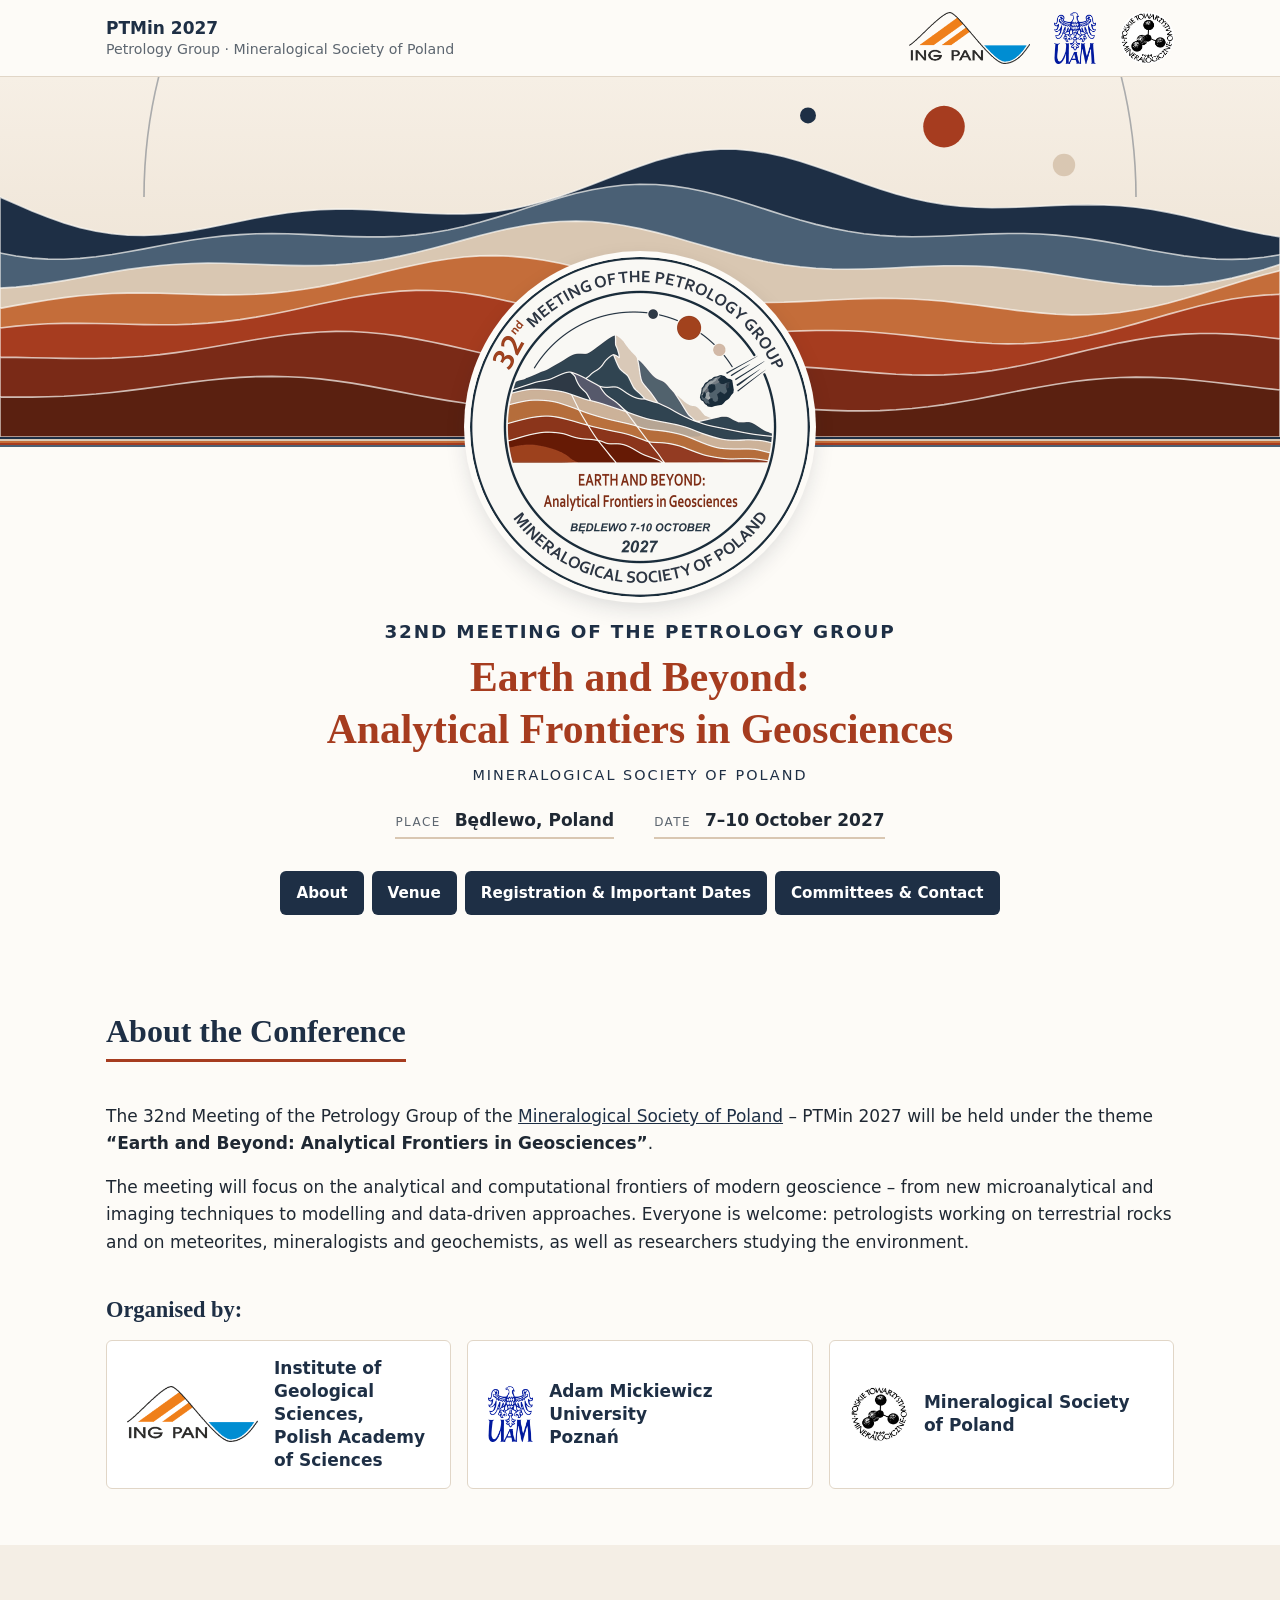
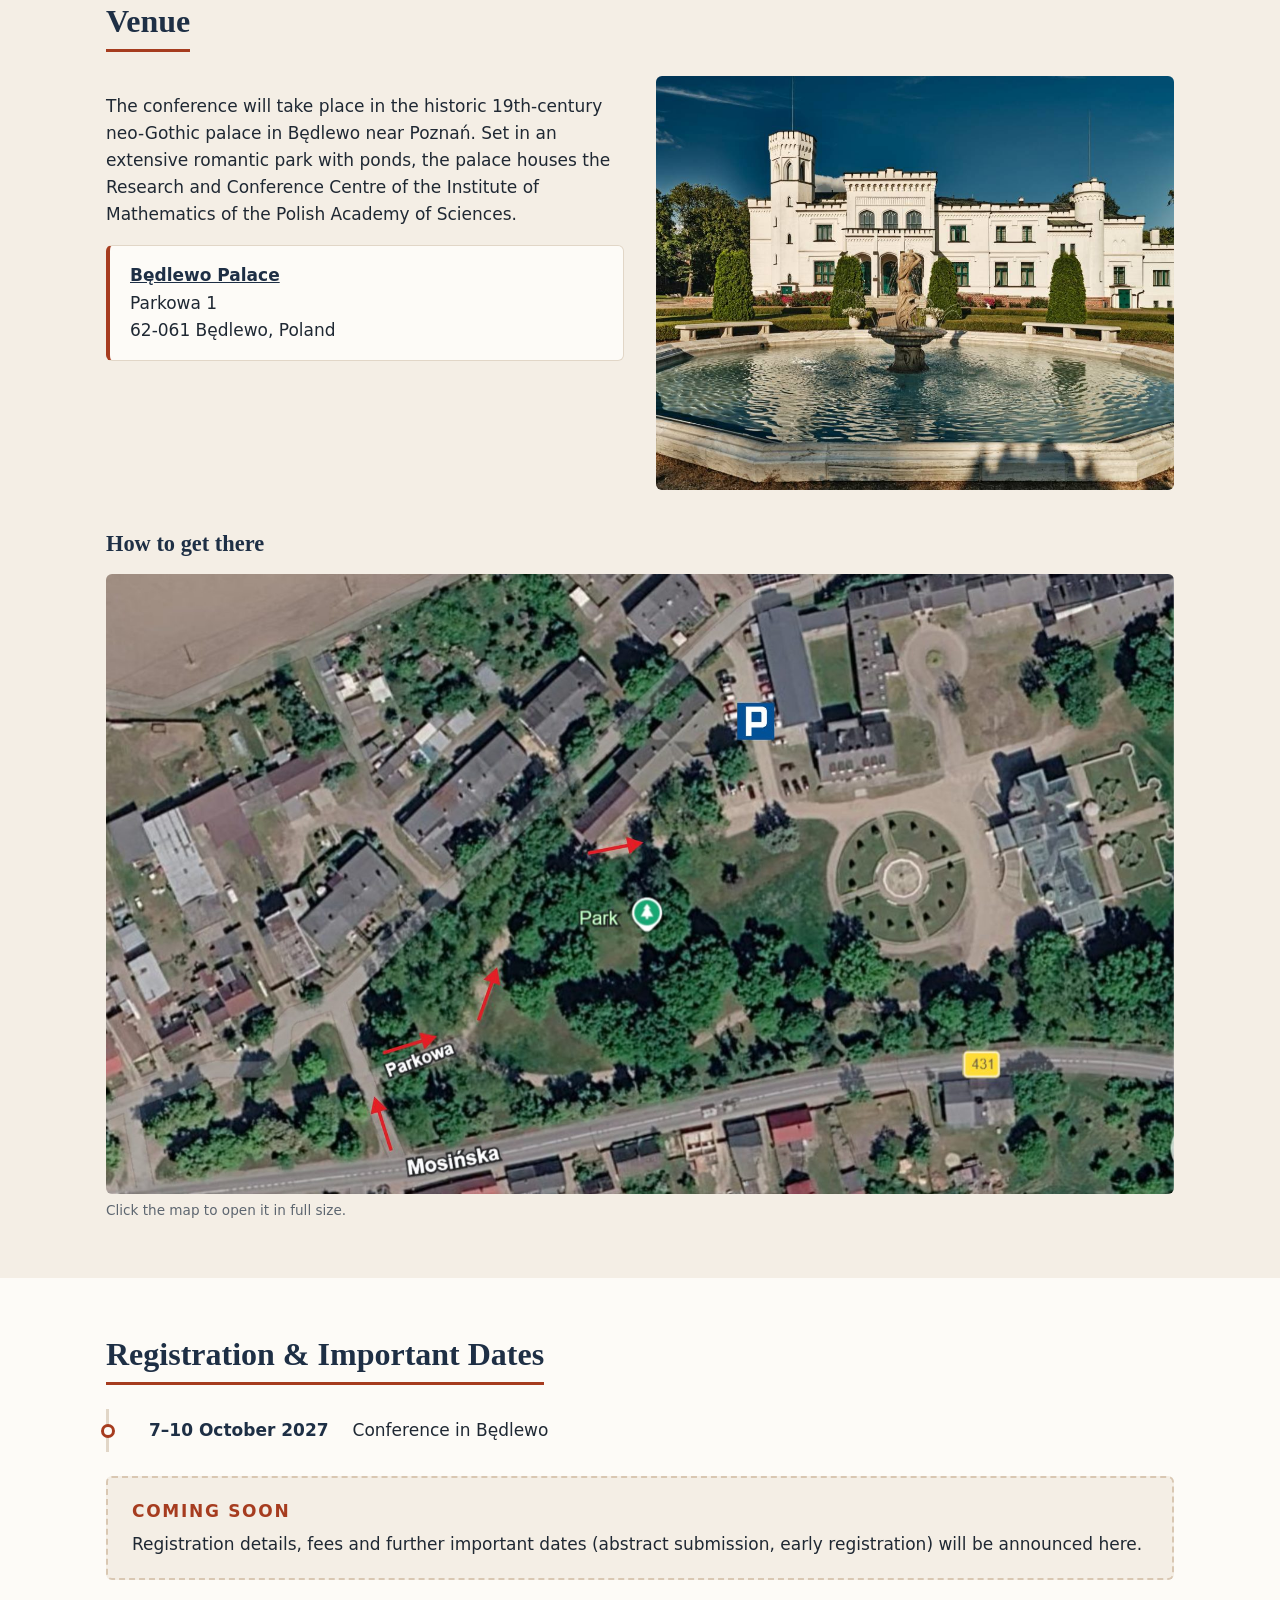
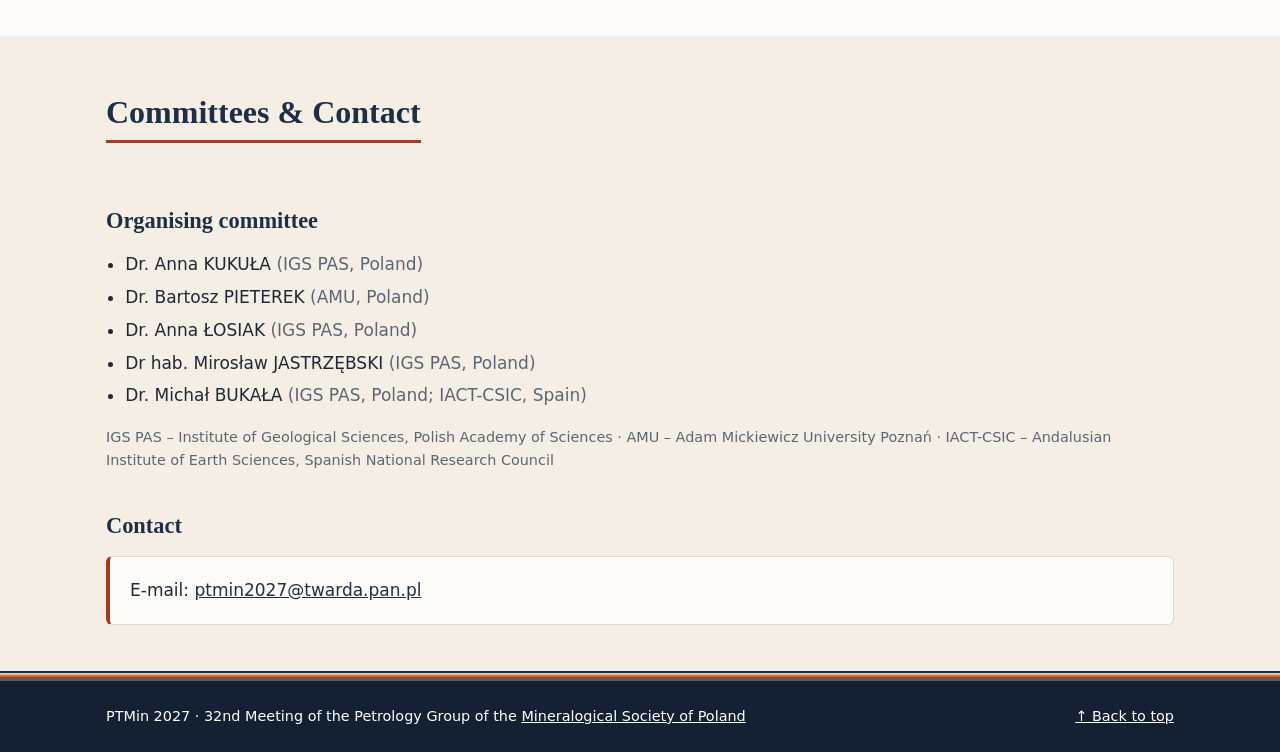
<file: index.html>
<!doctype html>
<html lang="en">
<head>
  <meta charset="utf-8">
  <meta name="viewport" content="width=device-width, initial-scale=1">
  <title>PTMin 2027 – Earth and Beyond: Analytical Frontiers in Geosciences</title>
  <meta name="description" content="32nd Meeting of the Petrology Group of the Mineralogical Society of Poland – Earth and Beyond: Analytical Frontiers in Geosciences. Będlewo, Poland, 7–10 October 2027.">
  <link rel="icon" href="img/favicon.png">
  <link rel="stylesheet" href="css/style.css">
</head>
<body id="top">

  <a class="skip-link" href="#main-content">Skip to main content</a>

  <!-- ===== Nagłówek: nazwa + logotypy organizatorów ===== -->
  <header class="site-header">
    <div class="container site-header__inner">
      <div class="host">
        <span class="host__name"><a href="#top">PTMin 2027</a><br><small>Petrology Group · <a href="https://www.ptmin.pl/indeks.html" target="_blank" rel="noopener">Mineralogical Society of Poland</a></small></span>
      </div>
      <div class="header-logos">
        <!-- GRAFIKA: logotypy organizatorów w nagłówku -->
        <a href="https://www.ing.pan.pl/en/" target="_blank" rel="noopener"><img src="img/logo-ing-pan.png" alt="Institute of Geological Sciences, Polish Academy of Sciences" width="468" height="200"></a>
        <a href="https://amu.edu.pl/en" target="_blank" rel="noopener"><img src="img/logo-uam.png" alt="Adam Mickiewicz University Poznań" width="160" height="200"></a>
        <a href="https://www.ptmin.pl/indeks.html" target="_blank" rel="noopener"><img src="img/logo-ptmin.png" alt="Mineralogical Society of Poland (PTMin)" width="208" height="200"></a>
      </div>
    </div>
  </header>

  <!-- ===== Baner ===== -->
  <div class="banner">
    <!-- GRAFIKA: baner (obecnie dekoracyjne „warstwy skalne”; można zastąpić zdjęciem 1600 × 450) -->
    <img src="img/banner.svg" alt="" width="1600" height="450">
  </div>

  <main id="main-content">

    <div class="container hero">
      <!-- GRAFIKA: logo konferencji -->
      <img class="hero__logo" src="img/logo-conference.png" alt="Logo: 32nd Meeting of the Petrology Group – Earth and Beyond: Analytical Frontiers in Geosciences – Mineralogical Society of Poland" width="640" height="640">
      <p class="hero__kicker">32nd Meeting of the Petrology Group</p>
      <h1 class="page-title">Earth and Beyond:<br>Analytical Frontiers in Geosciences</h1>
      <p class="hero__tagline"><a href="https://www.ptmin.pl/indeks.html" target="_blank" rel="noopener">Mineralogical Society of Poland</a></p>
      <p class="hero__meta">
        <span class="hero__meta-item"><span class="hero__meta-label">Place</span> Będlewo, Poland</span>
        <span class="hero__meta-item"><span class="hero__meta-label">Date</span> 7–10 October 2027</span>
      </p>

      <!-- ===== Nawigacja do sekcji ===== -->
      <nav class="section-nav" aria-label="Sections">
        <a href="#about">About</a>
        <a href="#venue">Venue</a>
        <a href="#registration">Registration &amp; Important Dates</a>
        <a href="#committees">Committees &amp; Contact</a>
      </nav>
    </div>

    <!-- ===================== ABOUT ===================== -->
    <section id="about" class="section">
      <div class="container">
        <h2>About the Conference</h2>
        <p>The 32nd Meeting of the Petrology Group of the <a href="https://www.ptmin.pl/indeks.html" target="_blank" rel="noopener">Mineralogical Society of Poland</a> – PTMin 2027 will be held under the theme <strong>“Earth and Beyond: Analytical Frontiers in Geosciences”</strong>.</p>
        <p>The meeting will focus on the analytical and computational frontiers of modern geoscience – from new microanalytical and imaging techniques to modelling and data-driven approaches. Everyone is welcome: petrologists working on terrestrial rocks and on meteorites, mineralogists and geochemists, as well as researchers studying the environment.</p>

        <h3>Organised by:</h3>
        <div class="organisers">
          <a class="organiser" href="https://www.ing.pan.pl/en/" target="_blank" rel="noopener">
            <!-- GRAFIKA: logo organizatora 1 -->
            <img src="img/logo-ing-pan.png" alt="" width="468" height="200">
            <span>Institute of Geological Sciences,<br>Polish Academy of Sciences</span>
          </a>
          <a class="organiser" href="https://amu.edu.pl/en" target="_blank" rel="noopener">
            <!-- GRAFIKA: logo organizatora 2 -->
            <img src="img/logo-uam.png" alt="" width="160" height="200">
            <span>Adam Mickiewicz University<br>Poznań</span>
          </a>
          <a class="organiser" href="https://www.ptmin.pl/indeks.html" target="_blank" rel="noopener">
            <!-- GRAFIKA: logo PTMin -->
            <img src="img/logo-ptmin.png" alt="" width="208" height="200">
            <span>Mineralogical Society<br>of Poland</span>
          </a>
        </div>
      </div>
    </section>

    <!-- ===================== VENUE ===================== -->
    <section id="venue" class="section section--alt">
      <div class="container">
        <h2>Venue</h2>
        <div class="two-col">
          <div>
            <p>The conference will take place in the historic 19th-century neo-Gothic palace in Będlewo near Poznań. Set in an extensive romantic park with ponds, the palace houses the Research and Conference Centre of the Institute of Mathematics of the Polish Academy of Sciences.</p>
            <address class="address-card">
              <strong><a href="https://www.palacbedlewo.pl/en" target="_blank" rel="noopener">Będlewo Palace</a></strong><br>
              Parkowa 1<br>
              62-061 Będlewo, Poland
            </address>
          </div>
          <div>
            <!-- GRAFIKA: zdjęcie miejsca konferencji -->
            <img class="rounded" src="img/palace_1.jpg" alt="Będlewo Palace with the marble fountain" width="1000" height="800">
          </div>
        </div>
        <!-- GRAFIKA: mapa dojazdu -->
        <h3>How to get there</h3>
        <a class="map-link" href="img/map-palac-wjazd.jpg" target="_blank" rel="noopener"><img class="rounded map" src="img/map-palac-wjazd.jpg" alt="Aerial map of Będlewo showing the way from Mosińska street (road 431) via Parkowa street into the palace park, and the parking area next to the palace" width="1800" height="1045"></a>
        <p class="map-hint">Click the map to open it in full size.</p>
      </div>
    </section>

    <!-- ===================== REGISTRATION ===================== -->
    <section id="registration" class="section">
      <div class="container">
        <h2>Registration &amp; Important Dates</h2>

        <ol class="timeline">
          <li><span class="timeline__date">7–10 October 2027</span><span class="timeline__label">Conference in Będlewo</span></li>
        </ol>

        <div class="coming-soon">
          <p class="coming-soon__title">Coming soon</p>
          <p>Registration details, fees and further important dates (abstract submission, early registration) will be announced here.</p>
        </div>
      </div>
    </section>

    <!-- ===================== COMMITTEES & CONTACT ===================== -->
    <section id="committees" class="section section--alt">
      <div class="container">
        <h2>Committees &amp; Contact</h2>

        <h3>Organising committee</h3>
        <ul class="list people">
          <li>Dr. Anna KUKUŁA <span>(IGS PAS, Poland)</span></li>
          <li>Dr. Bartosz PIETEREK <span>(AMU, Poland)</span></li>
          <li>Dr. Anna ŁOSIAK <span>(IGS PAS, Poland)</span></li>
          <li>Dr hab. Mirosław JASTRZĘBSKI <span>(IGS PAS, Poland)</span></li>
          <li>Dr. Michał BUKAŁA <span>(IGS PAS, Poland; IACT-CSIC, Spain)</span></li>
        </ul>
        <p class="note">IGS PAS – Institute of Geological Sciences, Polish Academy of Sciences · AMU – Adam Mickiewicz University Poznań · IACT-CSIC – Andalusian Institute of Earth Sciences, Spanish National Research Council</p>

        <h3 id="contact">Contact</h3>
        <div class="contact-card">
          <!-- E-MAIL: adres składany skryptem (ochrona przed spamem) -->
          <p>E-mail: <a class="js-email" data-user="ptmin2027" data-domain="twarda.pan.pl" href="#">ptmin2027 [at] twarda.pan.pl</a></p>
        </div>
      </div>
    </section>

  </main>

  <footer class="site-footer">
    <div class="container site-footer__inner">
      <p>PTMin 2027 · 32nd Meeting of the Petrology Group of the <a href="https://www.ptmin.pl/indeks.html" target="_blank" rel="noopener">Mineralogical Society of Poland</a></p>
      <a class="to-top" href="#top" title="Back to top">↑ Back to top</a>
    </div>
  </footer>

  <script src="js/main.js"></script>
</body>
</html>
</file>
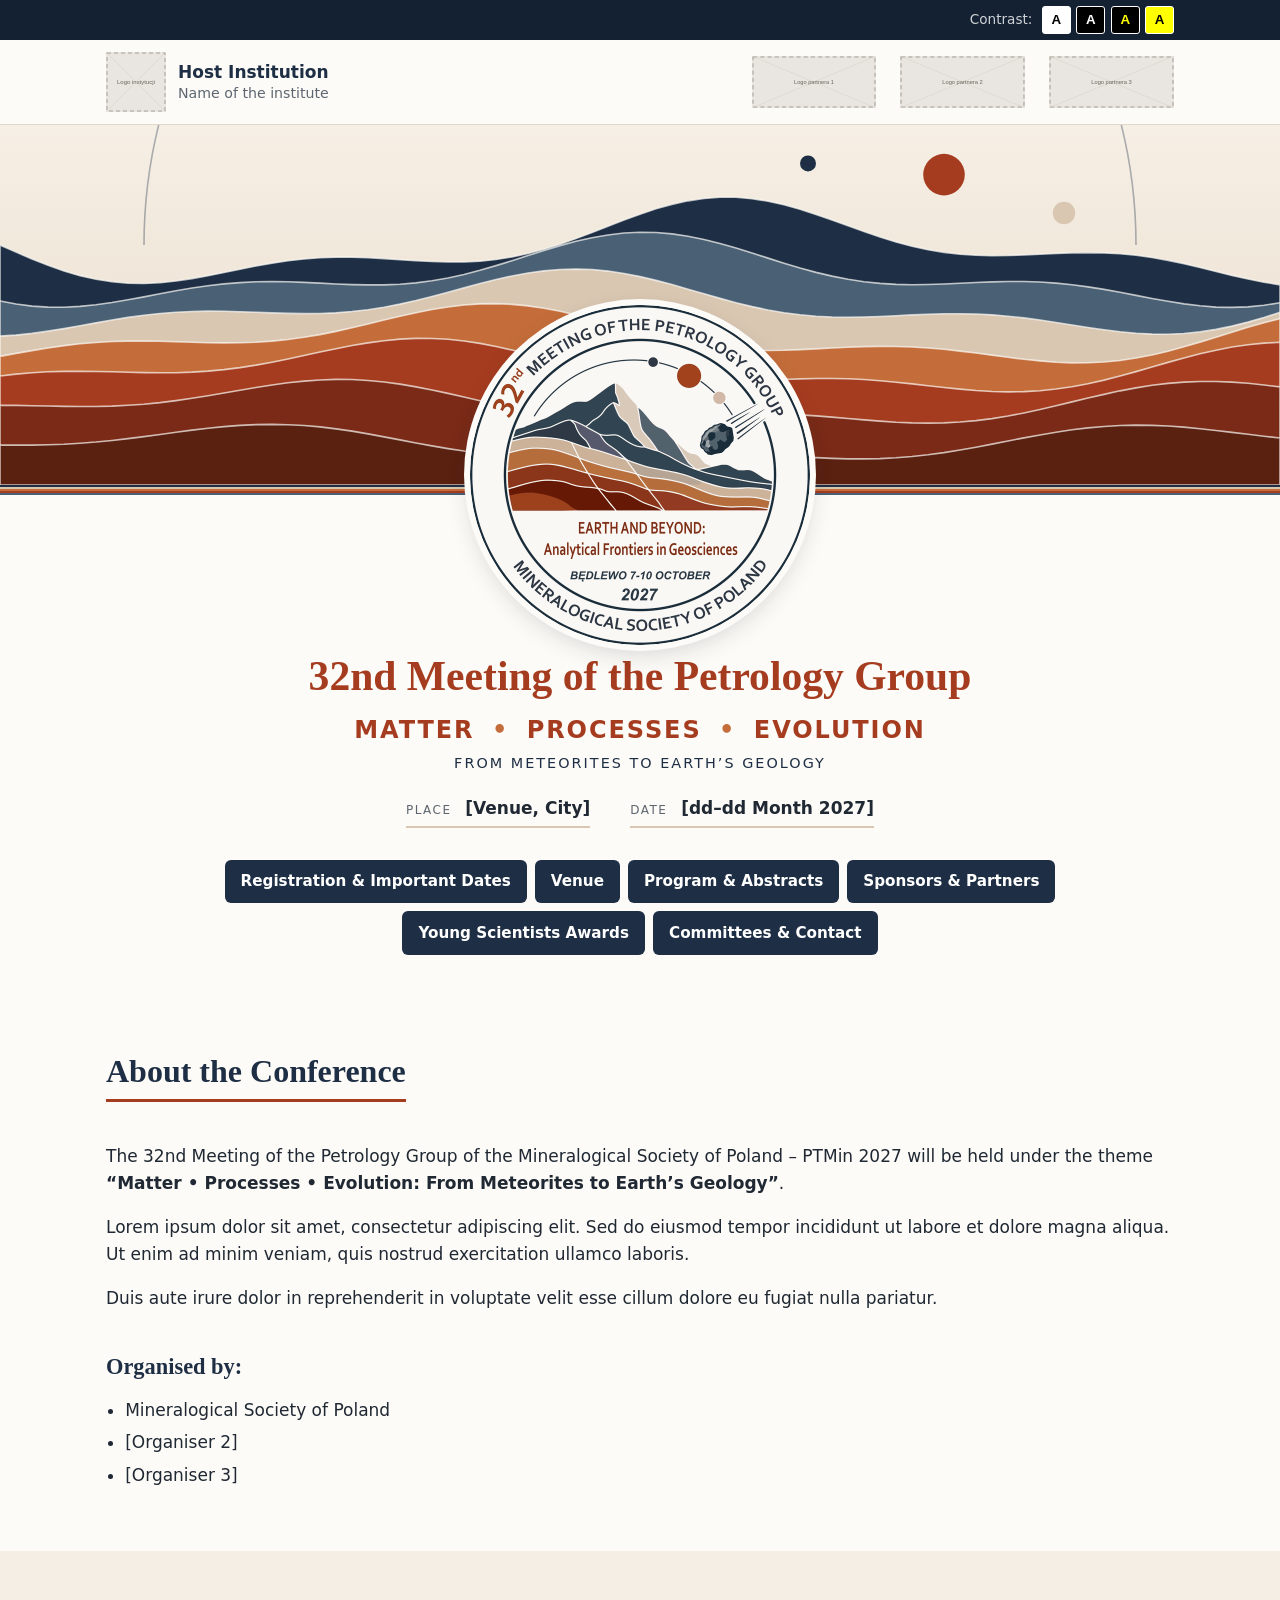
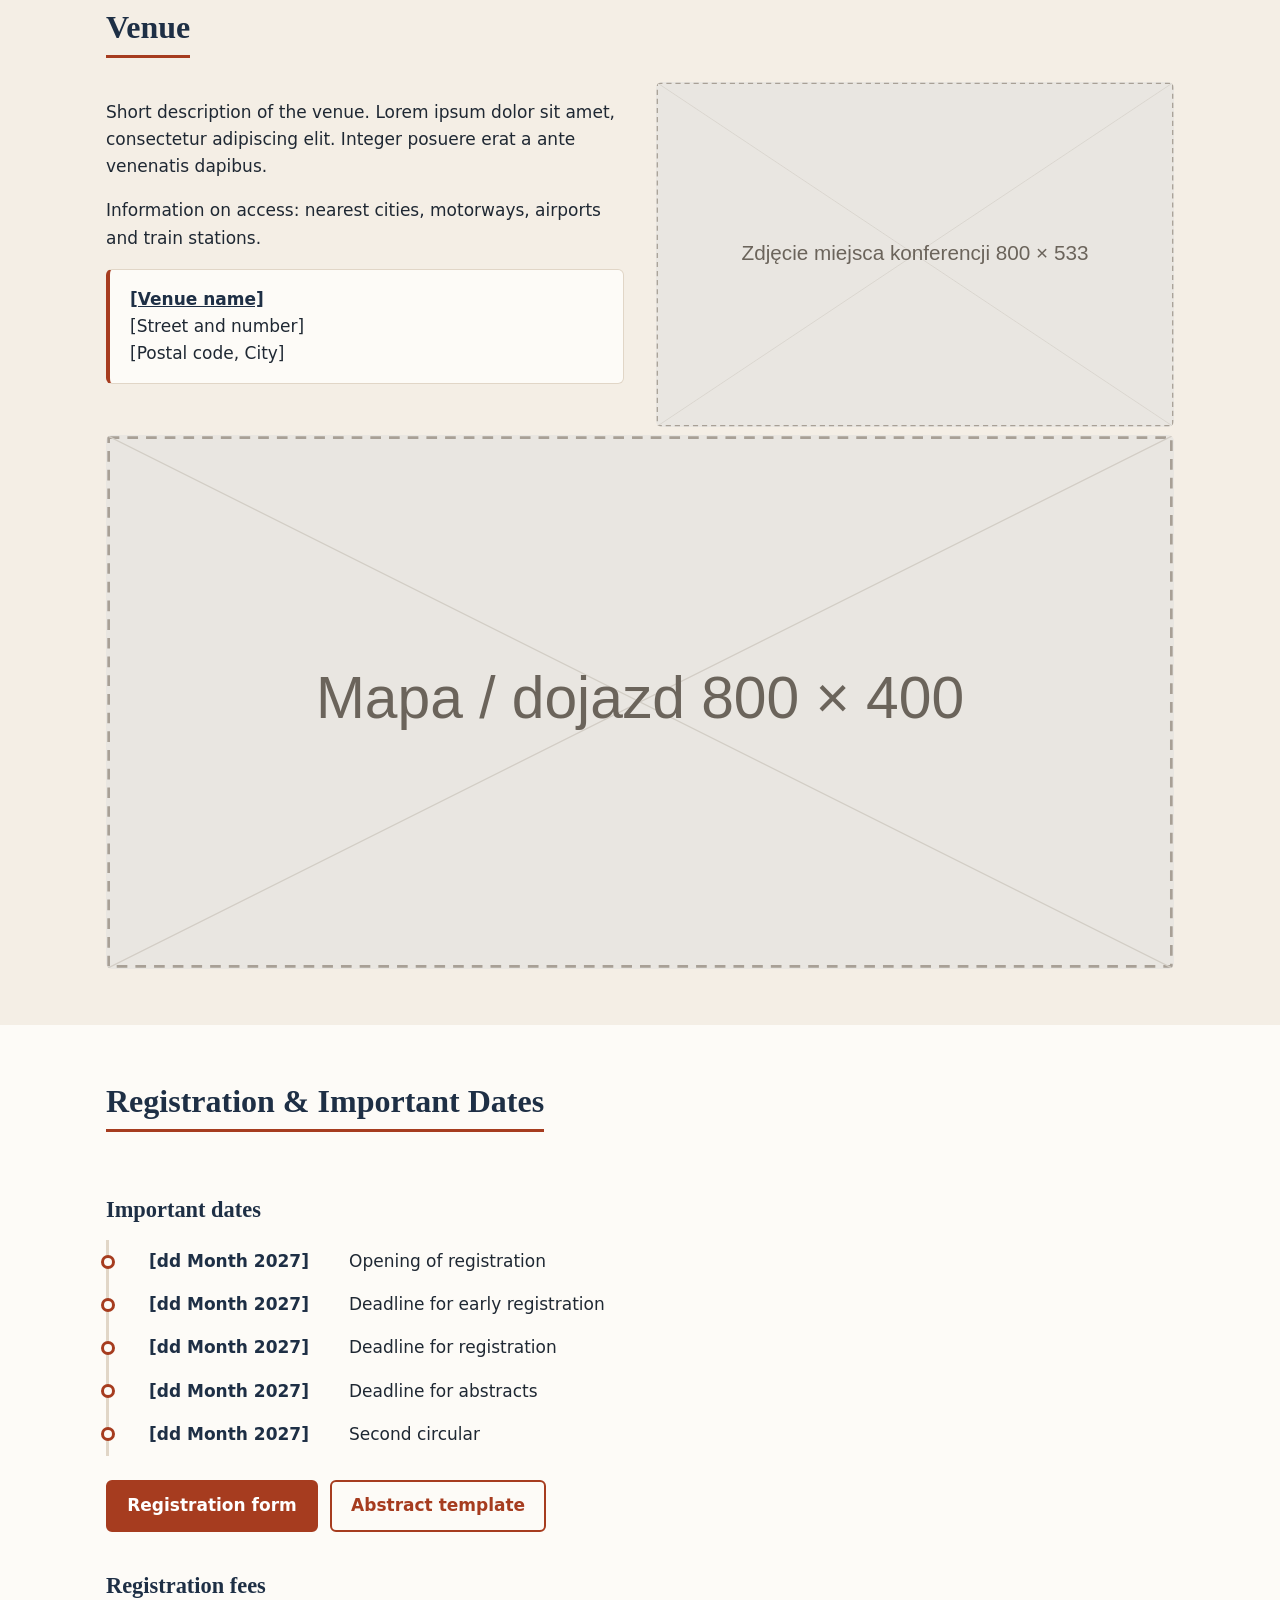
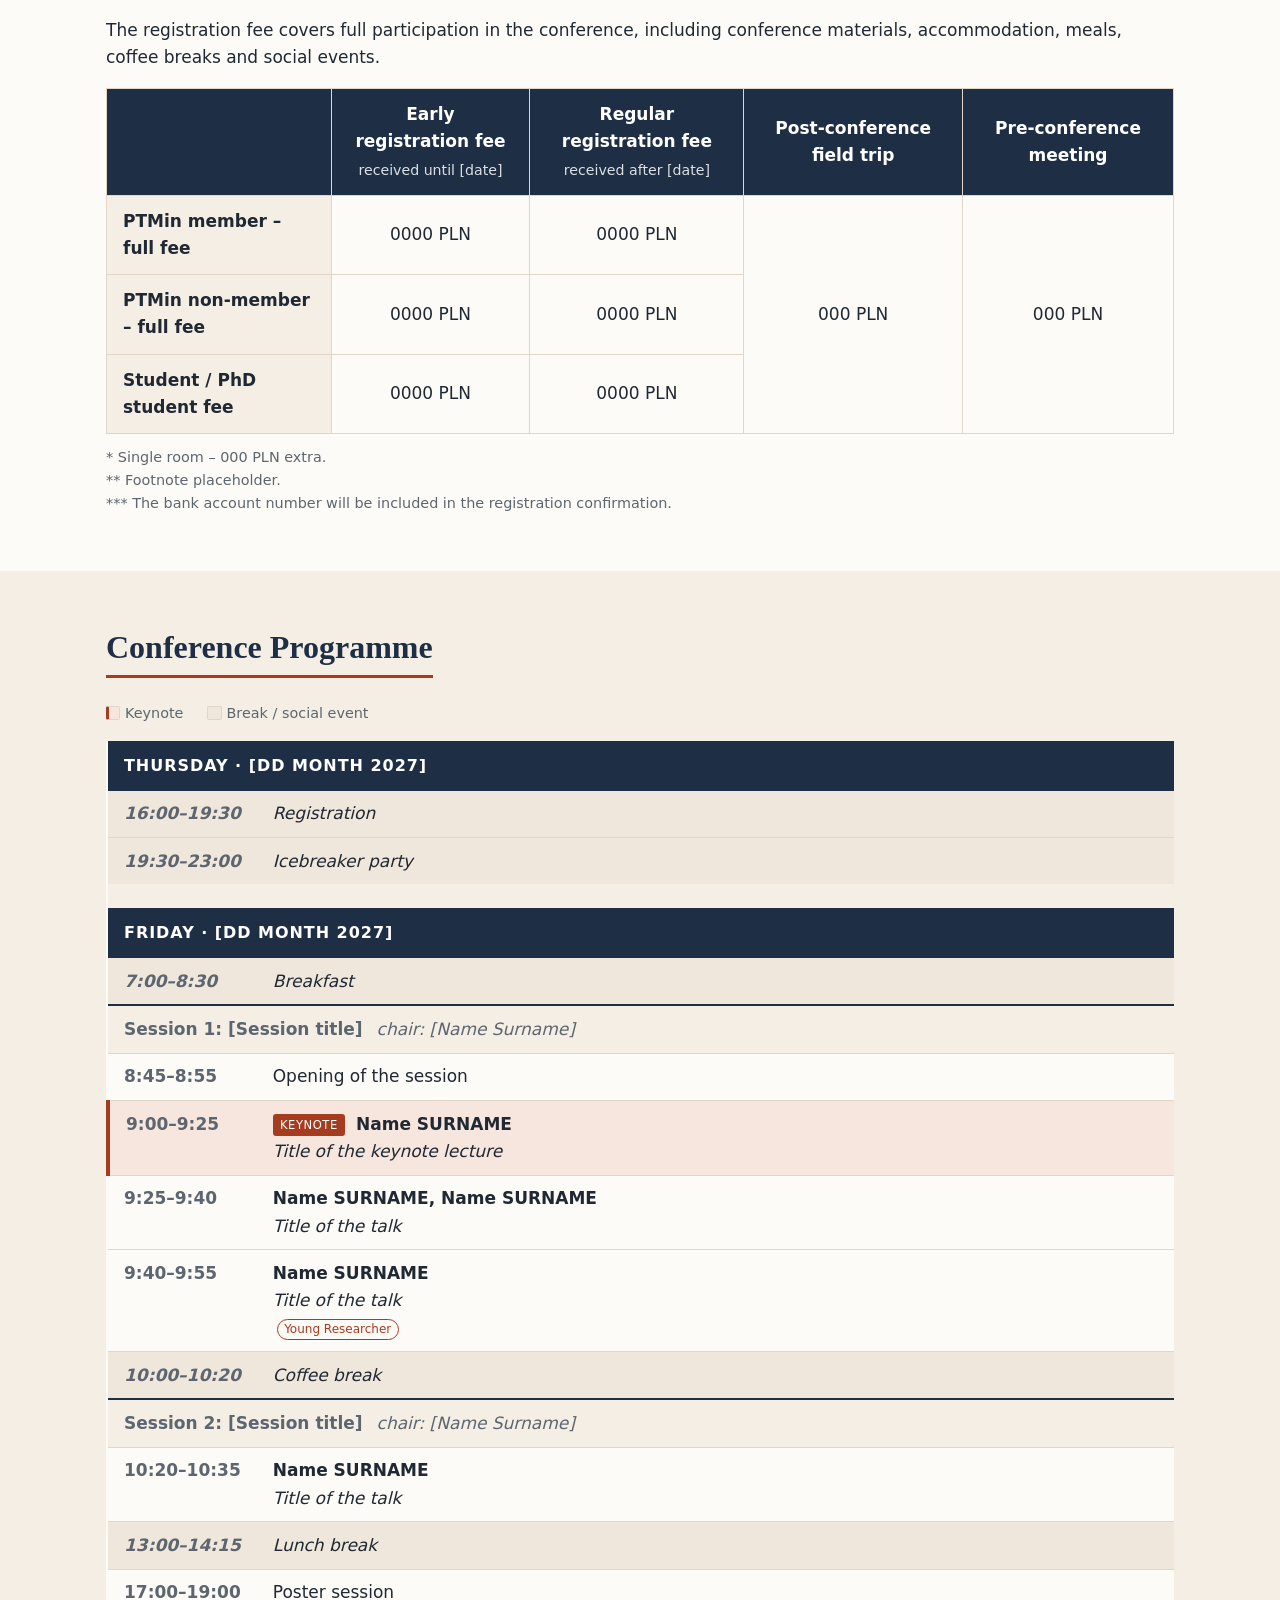
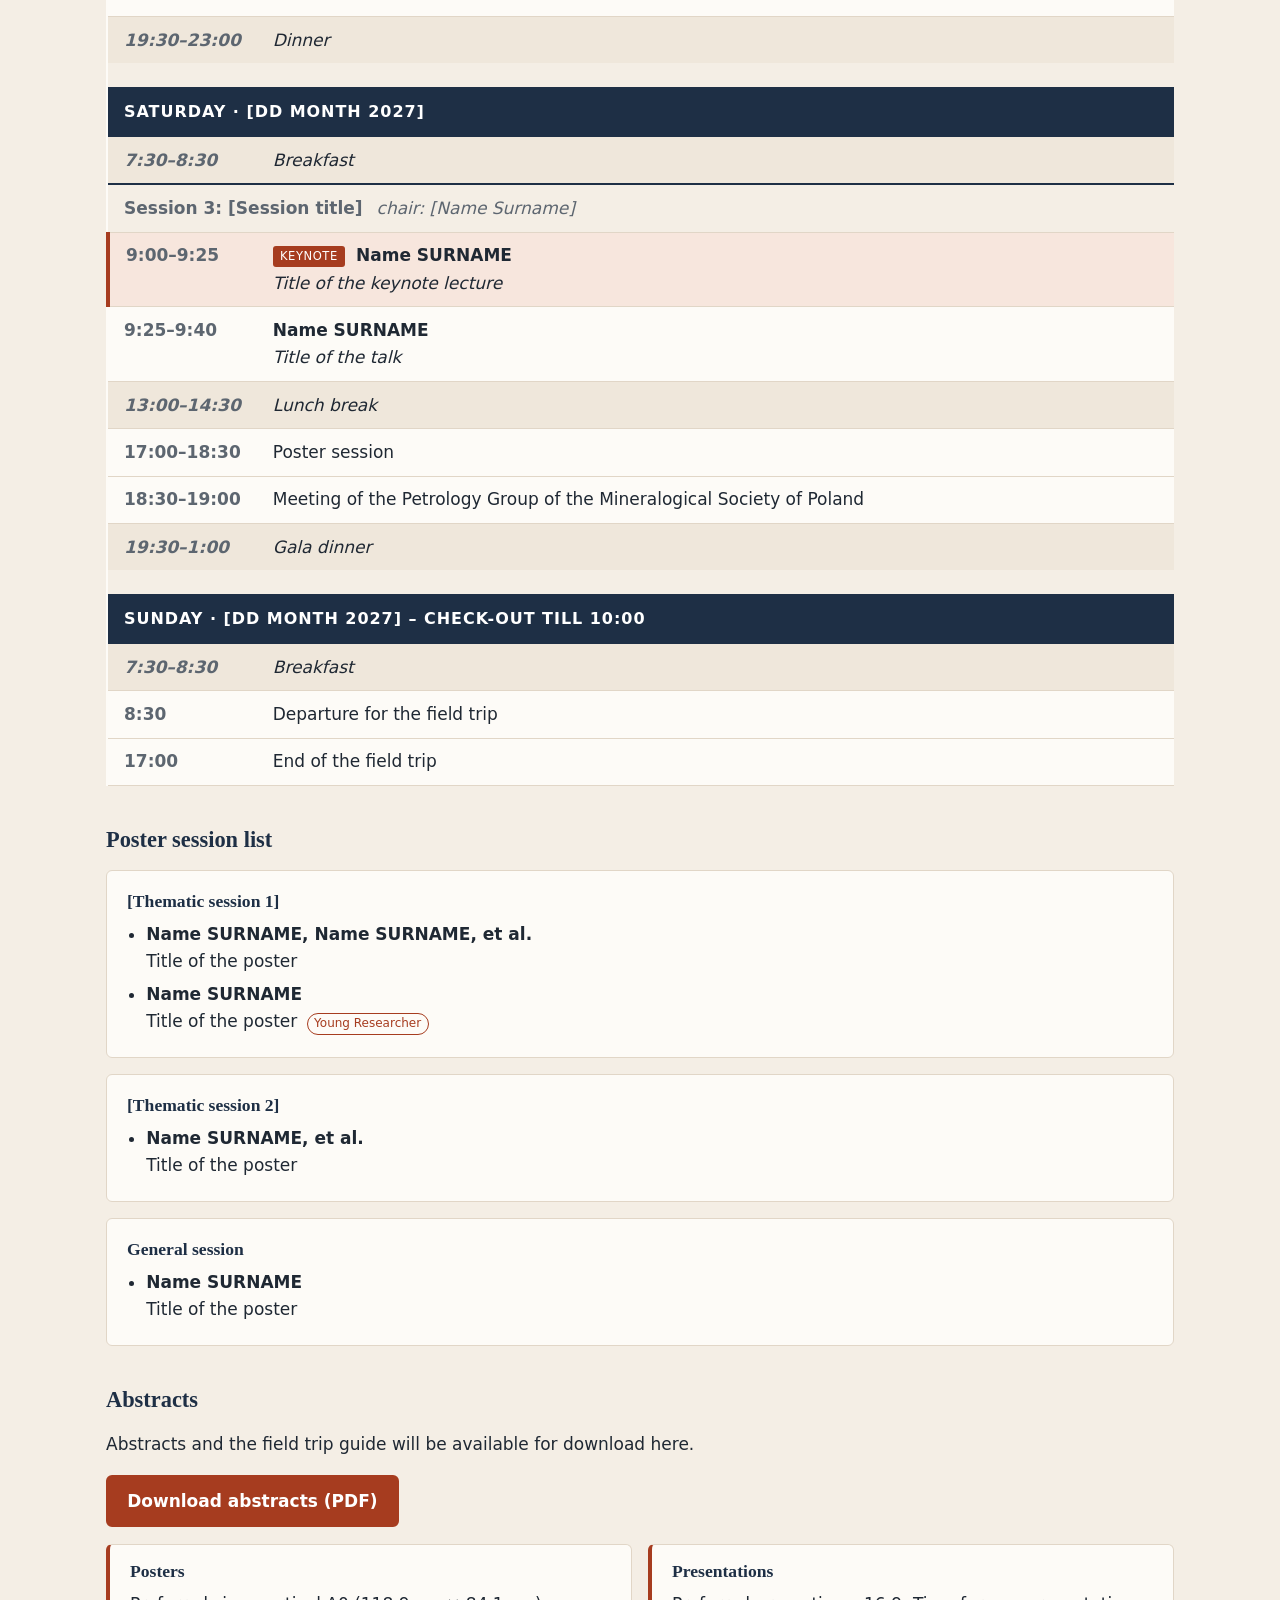
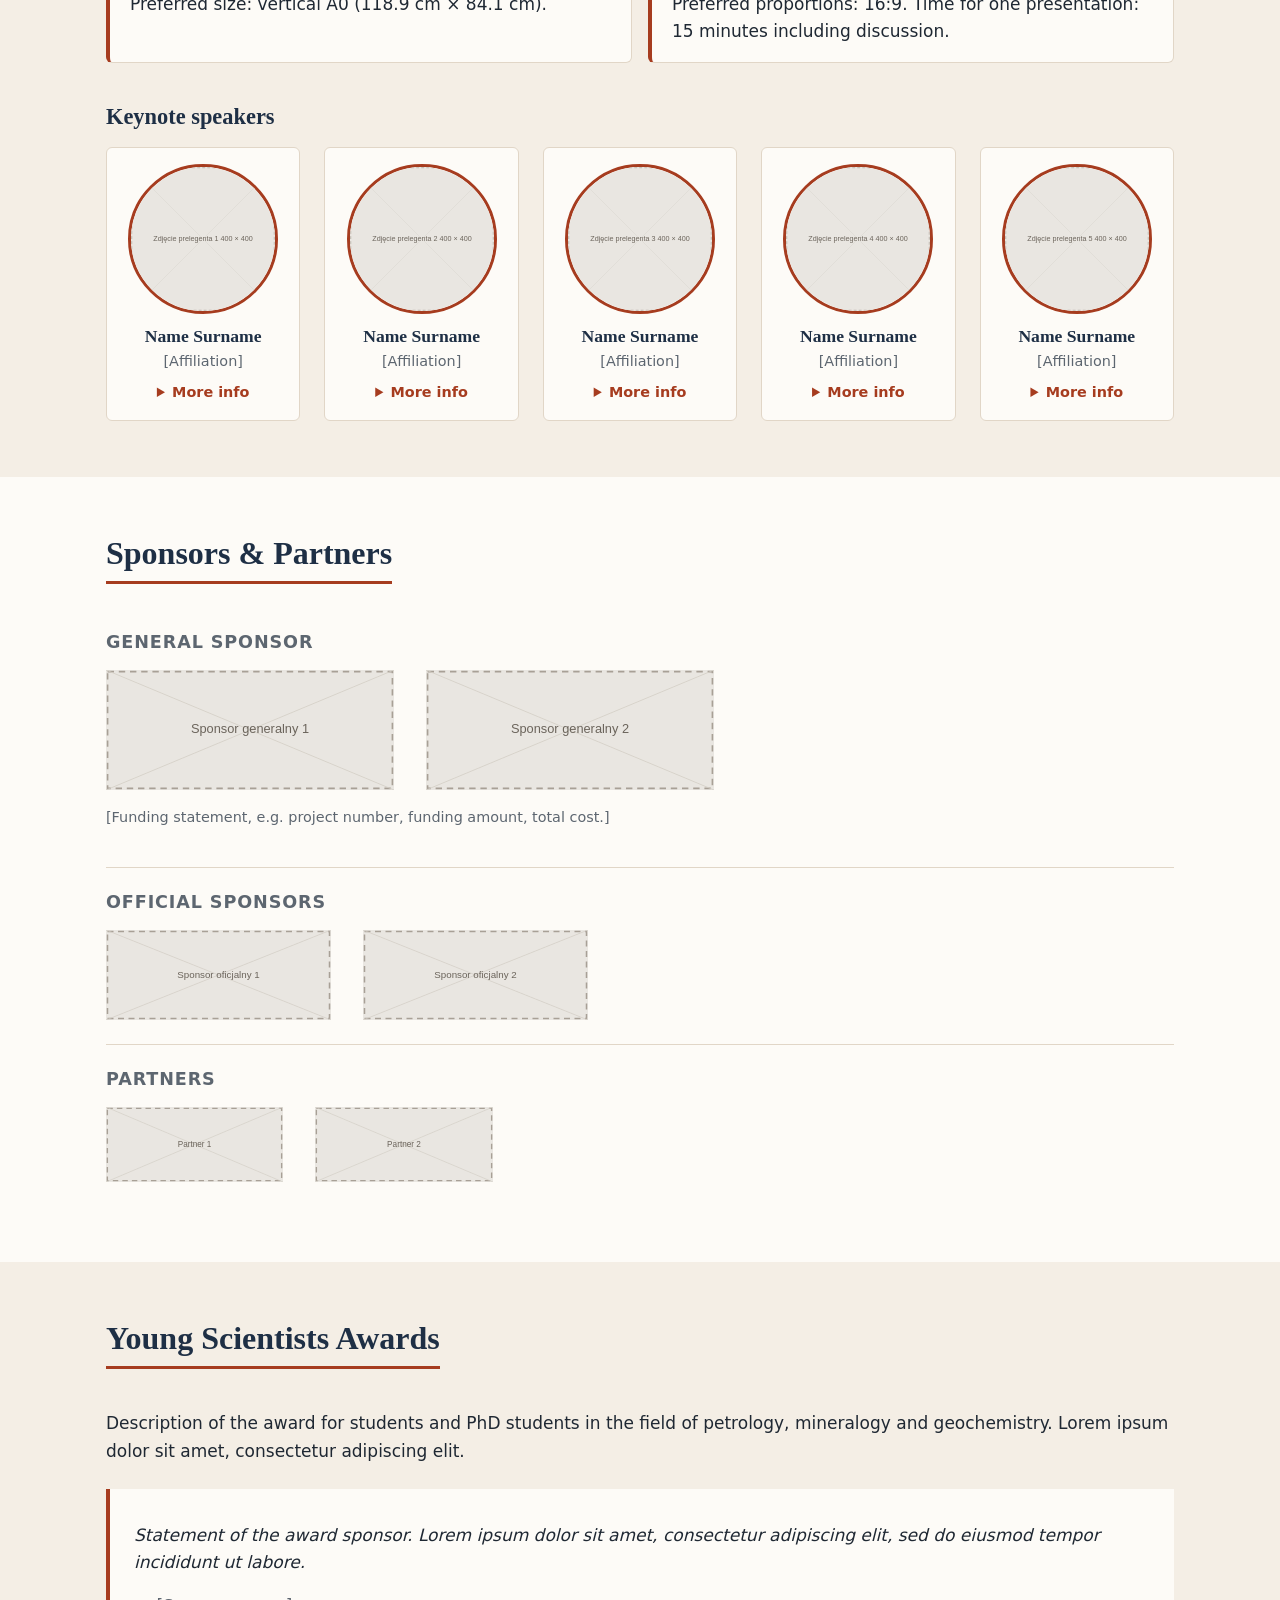
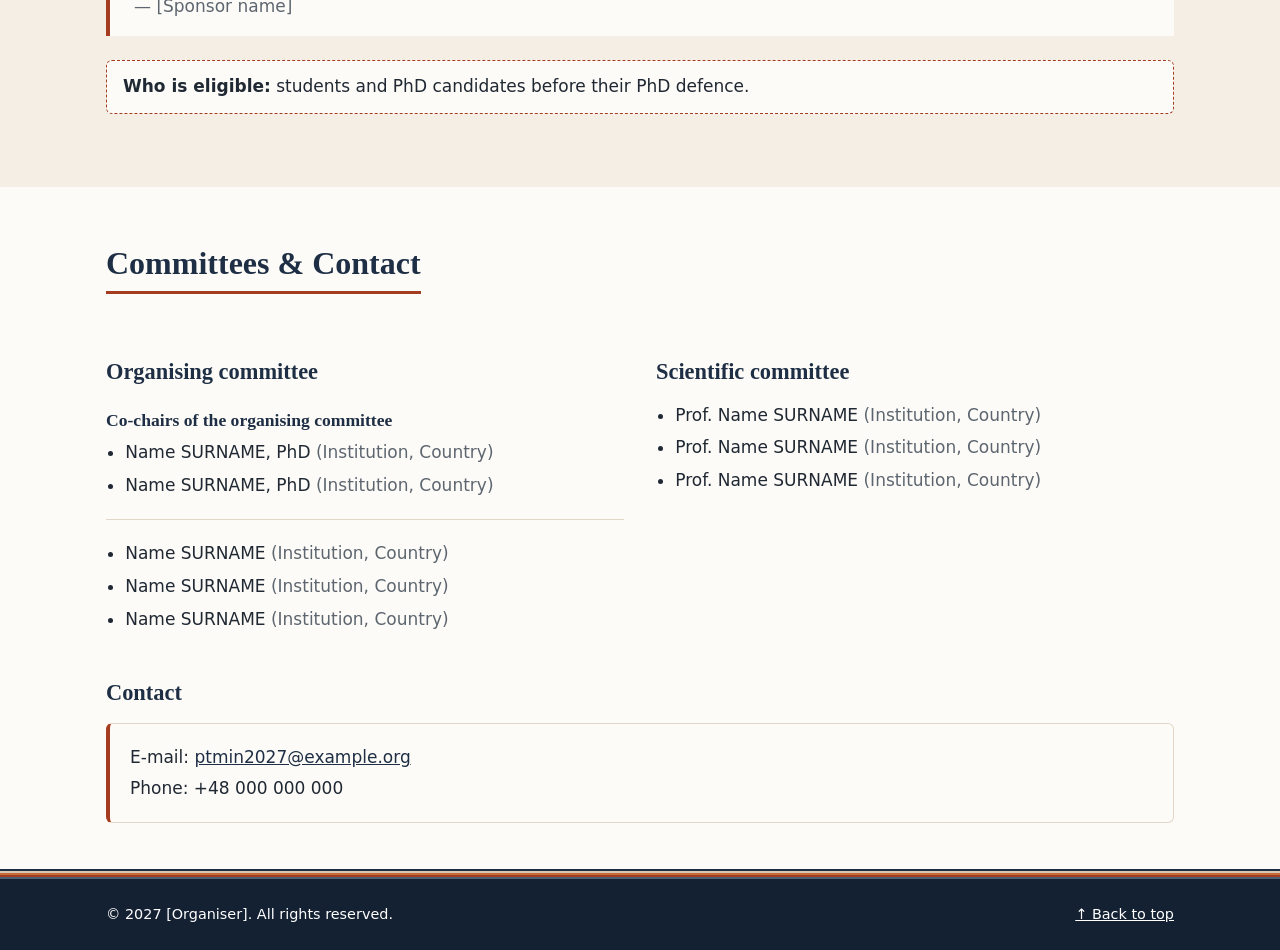
<file: _szablon-pelny.html>
<!doctype html>
<html lang="en">
<head>
  <meta charset="utf-8">
  <meta name="viewport" content="width=device-width, initial-scale=1">
  <title>PTMin 2027 – Meeting of the Petrology Group</title>
  <meta name="description" content="PTMin 2027 – Meeting of the Petrology Group of the Mineralogical Society of Poland.">
  <!-- GRAFIKA: ikona karty przeglądarki -->
  <link rel="icon" href="img/favicon.png">
  <link rel="stylesheet" href="css/style.css">
</head>
<body id="top">
<!-- SZABLON PEŁNY: tu są wszystkie sekcje (program, abstrakty, keynote, sponsorzy, nagrody).
     Gdy będą gotowe treści, skopiuj potrzebną <section> do index.html. Tego pliku nie trzeba publikować. -->

  <a class="skip-link" href="#main-content">Skip to main content</a>

  <!-- ===== Pasek dostępności (kontrast) ===== -->
  <div class="a11y-bar">
    <div class="container a11y-bar__inner">
      <span class="a11y-bar__label">Contrast:</span>
      <button type="button" class="contrast-btn" data-contrast="default" title="Default view">A</button>
      <button type="button" class="contrast-btn contrast-btn--bw" data-contrast="bw" title="Black and white">A</button>
      <button type="button" class="contrast-btn contrast-btn--yb" data-contrast="yb" title="Yellow on black">A</button>
      <button type="button" class="contrast-btn contrast-btn--by" data-contrast="by" title="Black on yellow">A</button>
    </div>
  </div>

  <!-- ===== Nagłówek: instytucja + logotypy współorganizatorów ===== -->
  <header class="site-header">
    <div class="container site-header__inner">
      <a class="host" href="#top">
        <!-- GRAFIKA: logo instytucji -->
        <img class="host__logo" src="img/_placeholders/logo-host.svg" alt="Host institution logo" width="60" height="60">
        <span class="host__name">Host Institution<br><small>Name of the institute</small></span>
      </a>
      <div class="header-logos">
        <!-- GRAFIKA: logotypy współorganizatorów w nagłówku -->
        <img src="img/_placeholders/logo-partner-1.svg" alt="Co-organiser 1" width="120" height="50">
        <img src="img/_placeholders/logo-partner-2.svg" alt="Co-organiser 2" width="120" height="50">
        <img src="img/_placeholders/logo-partner-3.svg" alt="Co-organiser 3" width="120" height="50">
      </div>
    </div>
  </header>

  <!-- ===== Baner ===== -->
  <div class="banner">
    <!-- GRAFIKA: baner konferencji -->
    <img src="img/banner.svg" alt="PTMin 2027 conference banner" width="1600" height="450">
  </div>

  <main id="main-content">

    <div class="container hero">
      <!-- GRAFIKA: logo konferencji (okrągłe, przezroczyste tło) -->
      <img class="hero__logo" src="img/logo-conference.png" alt="Logo: 32nd Meeting of the Petrology Group – Mineralogical Society of Poland" width="640" height="640">
      <h1 class="page-title">32nd Meeting of the Petrology Group</h1>
      <p class="hero__theme">Matter <span>•</span> Processes <span>•</span> Evolution</p>
      <p class="hero__tagline">From meteorites to Earth’s geology</p>
      <p class="hero__meta">
        <span class="hero__meta-item"><span class="hero__meta-label">Place</span> [Venue, City]</span>
        <span class="hero__meta-item"><span class="hero__meta-label">Date</span> [dd–dd Month 2027]</span>
      </p>

      <!-- ===== Nawigacja do sekcji ===== -->
      <nav class="section-nav" aria-label="Sections">
        <a href="#registration">Registration &amp; Important Dates</a>
        <a href="#venue">Venue</a>
        <a href="#program">Program &amp; Abstracts</a>
        <a href="#sponsors">Sponsors &amp; Partners</a>
        <a href="#awards">Young Scientists Awards</a>
        <a href="#committees">Committees &amp; Contact</a>
      </nav>
    </div>

    <!-- ===================== ABOUT ===================== -->
    <section id="about" class="section">
      <div class="container">
        <h2>About the Conference</h2>
        <p>The 32nd Meeting of the Petrology Group of the Mineralogical Society of Poland – PTMin 2027 will be held under the theme <strong>“Matter • Processes • Evolution: From Meteorites to Earth’s Geology”</strong>.</p>
        <p>Lorem ipsum dolor sit amet, consectetur adipiscing elit. Sed do eiusmod tempor incididunt ut labore et dolore magna aliqua. Ut enim ad minim veniam, quis nostrud exercitation ullamco laboris.</p>
        <p>Duis aute irure dolor in reprehenderit in voluptate velit esse cillum dolore eu fugiat nulla pariatur.</p>

        <h3>Organised by:</h3>
        <ul class="list">
          <li>Mineralogical Society of Poland</li>
          <li>[Organiser 2]</li>
          <li>[Organiser 3]</li>
        </ul>
      </div>
    </section>

    <!-- ===================== VENUE ===================== -->
    <section id="venue" class="section section--alt">
      <div class="container">
        <h2>Venue</h2>
        <div class="two-col">
          <div>
            <p>Short description of the venue. Lorem ipsum dolor sit amet, consectetur adipiscing elit. Integer posuere erat a ante venenatis dapibus.</p>
            <p>Information on access: nearest cities, motorways, airports and train stations.</p>
            <address class="address-card">
              <strong><a href="#" target="_blank" rel="noopener">[Venue name]</a></strong><br>
              [Street and number]<br>
              [Postal code, City]
            </address>
          </div>
          <div>
            <!-- GRAFIKA: zdjęcie miejsca konferencji -->
            <img class="rounded" src="img/venue.svg" alt="Conference venue" width="800" height="533">
          </div>
        </div>
        <!-- GRAFIKA: mapa (można zastąpić osadzoną mapą <iframe>) -->
        <img class="rounded map" src="img/map.svg" alt="Map – how to get there" width="800" height="400">
      </div>
    </section>

    <!-- ===================== REGISTRATION ===================== -->
    <section id="registration" class="section">
      <div class="container">
        <h2>Registration &amp; Important Dates</h2>

        <h3>Important dates</h3>
        <ol class="timeline">
          <li><span class="timeline__date">[dd Month 2027]</span><span class="timeline__label">Opening of registration</span></li>
          <li><span class="timeline__date">[dd Month 2027]</span><span class="timeline__label">Deadline for early registration</span></li>
          <li><span class="timeline__date">[dd Month 2027]</span><span class="timeline__label">Deadline for registration</span></li>
          <li><span class="timeline__date">[dd Month 2027]</span><span class="timeline__label">Deadline for abstracts</span></li>
          <li><span class="timeline__date">[dd Month 2027]</span><span class="timeline__label">Second circular</span></li>
        </ol>

        <p class="btn-row">
          <a class="btn" href="#">Registration form</a>
          <a class="btn btn--ghost" href="#">Abstract template</a>
        </p>

        <h3>Registration fees</h3>
        <p>The registration fee covers full participation in the conference, including conference materials, accommodation, meals, coffee breaks and social events.</p>

        <div class="table-wrap">
          <table class="data-table fees">
            <thead>
              <tr>
                <th scope="col"></th>
                <th scope="col">Early registration fee<br><small>received until [date]</small></th>
                <th scope="col">Regular registration fee<br><small>received after [date]</small></th>
                <th scope="col">Post-conference field trip</th>
                <th scope="col">Pre-conference meeting</th>
              </tr>
            </thead>
            <tbody>
              <tr>
                <th scope="row">PTMin member – full fee</th>
                <td>0000 PLN</td>
                <td>0000 PLN</td>
                <td rowspan="3">000 PLN</td>
                <td rowspan="3">000 PLN</td>
              </tr>
              <tr>
                <th scope="row">PTMin non-member – full fee</th>
                <td>0000 PLN</td>
                <td>0000 PLN</td>
              </tr>
              <tr>
                <th scope="row">Student / PhD student fee</th>
                <td>0000 PLN</td>
                <td>0000 PLN</td>
              </tr>
            </tbody>
          </table>
        </div>
        <ul class="footnotes">
          <li>* Single room – 000 PLN extra.</li>
          <li>** Footnote placeholder.</li>
          <li>*** The bank account number will be included in the registration confirmation.</li>
        </ul>
      </div>
    </section>

    <!-- ===================== PROGRAM ===================== -->
    <section id="program" class="section section--alt">
      <div class="container">
        <h2>Conference Programme</h2>

        <div class="legend">
          <span><i class="dot dot--keynote"></i> Keynote</span>
          <span><i class="dot dot--break"></i> Break / social event</span>
        </div>

        <div class="table-wrap">
          <table class="program">
            <colgroup><col class="program__time"><col></colgroup>

            <!-- ===== DZIEŃ 1 ===== -->
            <tbody>
              <tr class="program__day"><th colspan="2">Thursday · [dd Month 2027]</th></tr>
              <tr class="program__break"><td>16:00–19:30</td><td>Registration</td></tr>
              <tr class="program__break"><td>19:30–23:00</td><td>Icebreaker party</td></tr>
            </tbody>

            <!-- ===== DZIEŃ 2 ===== -->
            <tbody>
              <tr class="program__day"><th colspan="2">Friday · [dd Month 2027]</th></tr>
              <tr class="program__break"><td>7:00–8:30</td><td>Breakfast</td></tr>
              <tr class="program__session"><td colspan="2">Session 1: [Session title] <span class="chair">chair: [Name Surname]</span></td></tr>
              <tr><td>8:45–8:55</td><td>Opening of the session</td></tr>
              <tr class="program__keynote">
                <td>9:00–9:25</td>
                <td><span class="tag">Keynote</span> <span class="authors">Name SURNAME</span> <em class="talk-title">Title of the keynote lecture</em></td>
              </tr>
              <tr>
                <td>9:25–9:40</td>
                <td><span class="authors">Name SURNAME, Name SURNAME</span> <em class="talk-title">Title of the talk</em></td>
              </tr>
              <tr>
                <td>9:40–9:55</td>
                <td><span class="authors">Name SURNAME</span> <em class="talk-title">Title of the talk</em> <span class="badge">Young Researcher</span></td>
              </tr>
              <tr class="program__break"><td>10:00–10:20</td><td>Coffee break</td></tr>
              <tr class="program__session"><td colspan="2">Session 2: [Session title] <span class="chair">chair: [Name Surname]</span></td></tr>
              <tr>
                <td>10:20–10:35</td>
                <td><span class="authors">Name SURNAME</span> <em class="talk-title">Title of the talk</em></td>
              </tr>
              <tr class="program__break"><td>13:00–14:15</td><td>Lunch break</td></tr>
              <tr><td>17:00–19:00</td><td>Poster session</td></tr>
              <tr class="program__break"><td>19:30–23:00</td><td>Dinner</td></tr>
            </tbody>

            <!-- ===== DZIEŃ 3 ===== -->
            <tbody>
              <tr class="program__day"><th colspan="2">Saturday · [dd Month 2027]</th></tr>
              <tr class="program__break"><td>7:30–8:30</td><td>Breakfast</td></tr>
              <tr class="program__session"><td colspan="2">Session 3: [Session title] <span class="chair">chair: [Name Surname]</span></td></tr>
              <tr class="program__keynote">
                <td>9:00–9:25</td>
                <td><span class="tag">Keynote</span> <span class="authors">Name SURNAME</span> <em class="talk-title">Title of the keynote lecture</em></td>
              </tr>
              <tr>
                <td>9:25–9:40</td>
                <td><span class="authors">Name SURNAME</span> <em class="talk-title">Title of the talk</em></td>
              </tr>
              <tr class="program__break"><td>13:00–14:30</td><td>Lunch break</td></tr>
              <tr><td>17:00–18:30</td><td>Poster session</td></tr>
              <tr><td>18:30–19:00</td><td>Meeting of the Petrology Group of the Mineralogical Society of Poland</td></tr>
              <tr class="program__break"><td>19:30–1:00</td><td>Gala dinner</td></tr>
            </tbody>

            <!-- ===== DZIEŃ 4 ===== -->
            <tbody>
              <tr class="program__day"><th colspan="2">Sunday · [dd Month 2027] – check-out till 10:00</th></tr>
              <tr class="program__break"><td>7:30–8:30</td><td>Breakfast</td></tr>
              <tr><td>8:30</td><td>Departure for the field trip</td></tr>
              <tr><td>17:00</td><td>End of the field trip</td></tr>
            </tbody>
          </table>
        </div>

        <!-- ===== Lista posterów ===== -->
        <h3 id="posters">Poster session list</h3>
        <div class="poster-groups">
          <div class="poster-group">
            <h4>[Thematic session 1]</h4>
            <ul class="list">
              <li><span class="authors">Name SURNAME, Name SURNAME, et al.</span> Title of the poster</li>
              <li><span class="authors">Name SURNAME</span> Title of the poster <span class="badge">Young Researcher</span></li>
            </ul>
          </div>
          <div class="poster-group">
            <h4>[Thematic session 2]</h4>
            <ul class="list">
              <li><span class="authors">Name SURNAME, et al.</span> Title of the poster</li>
            </ul>
          </div>
          <div class="poster-group">
            <h4>General session</h4>
            <ul class="list">
              <li><span class="authors">Name SURNAME</span> Title of the poster</li>
            </ul>
          </div>
        </div>

        <!-- ===== Abstrakty ===== -->
        <h3 id="abstracts">Abstracts</h3>
        <p>Abstracts and the field trip guide will be available for download here.</p>
        <!-- PLIK: wstaw PDF do folderu files/ i popraw nazwę w href -->
        <p><a class="btn" href="files/abstracts.pdf">Download abstracts (PDF)</a></p>
        <div class="info-boxes">
          <div class="info-box">
            <h4>Posters</h4>
            <p>Preferred size: vertical A0 (118.9 cm × 84.1 cm).</p>
          </div>
          <div class="info-box">
            <h4>Presentations</h4>
            <p>Preferred proportions: 16:9. Time for one presentation: 15 minutes including discussion.</p>
          </div>
        </div>

        <!-- ===== Keynote speakers ===== -->
        <h3 id="keynotes">Keynote speakers</h3>
        <div class="speakers">
          <!-- Karta prelegenta: skopiuj cały <article> aby dodać kolejną osobę -->
          <article class="speaker">
            <!-- GRAFIKA: zdjęcie prelegenta 1 -->
            <img class="speaker__photo" src="img/_placeholders/keynote-1.svg" alt="Keynote speaker 1" width="400" height="400">
            <h4 class="speaker__name">Name Surname</h4>
            <p class="speaker__affil">[Affiliation]</p>
            <details class="speaker__more">
              <summary>More info</summary>
              <p>Short biography and description of the keynote lecture. Lorem ipsum dolor sit amet, consectetur adipiscing elit.</p>
            </details>
          </article>
          <article class="speaker">
            <!-- GRAFIKA: zdjęcie prelegenta 2 -->
            <img class="speaker__photo" src="img/_placeholders/keynote-2.svg" alt="Keynote speaker 2" width="400" height="400">
            <h4 class="speaker__name">Name Surname</h4>
            <p class="speaker__affil">[Affiliation]</p>
            <details class="speaker__more">
              <summary>More info</summary>
              <p>Short biography and description of the keynote lecture.</p>
            </details>
          </article>
          <article class="speaker">
            <!-- GRAFIKA: zdjęcie prelegenta 3 -->
            <img class="speaker__photo" src="img/_placeholders/keynote-3.svg" alt="Keynote speaker 3" width="400" height="400">
            <h4 class="speaker__name">Name Surname</h4>
            <p class="speaker__affil">[Affiliation]</p>
            <details class="speaker__more">
              <summary>More info</summary>
              <p>Short biography and description of the keynote lecture.</p>
            </details>
          </article>
          <article class="speaker">
            <!-- GRAFIKA: zdjęcie prelegenta 4 -->
            <img class="speaker__photo" src="img/_placeholders/keynote-4.svg" alt="Keynote speaker 4" width="400" height="400">
            <h4 class="speaker__name">Name Surname</h4>
            <p class="speaker__affil">[Affiliation]</p>
            <details class="speaker__more">
              <summary>More info</summary>
              <p>Short biography and description of the keynote lecture.</p>
            </details>
          </article>
          <article class="speaker">
            <!-- GRAFIKA: zdjęcie prelegenta 5 -->
            <img class="speaker__photo" src="img/_placeholders/keynote-5.svg" alt="Keynote speaker 5" width="400" height="400">
            <h4 class="speaker__name">Name Surname</h4>
            <p class="speaker__affil">[Affiliation]</p>
            <details class="speaker__more">
              <summary>More info</summary>
              <p>Short biography and description of the keynote lecture.</p>
            </details>
          </article>
        </div>
      </div>
    </section>

    <!-- ===================== SPONSORS ===================== -->
    <section id="sponsors" class="section">
      <div class="container">
        <h2>Sponsors &amp; Partners</h2>

        <div class="sponsor-tier">
          <h3>General sponsor</h3>
          <div class="logo-grid logo-grid--lg">
            <!-- GRAFIKA: sponsor generalny -->
            <img src="img/_placeholders/sponsor-general-1.svg" alt="General sponsor 1" width="360" height="150">
            <img src="img/_placeholders/sponsor-general-2.svg" alt="General sponsor 2" width="360" height="150">
          </div>
          <p class="note">[Funding statement, e.g. project number, funding amount, total cost.]</p>
        </div>

        <div class="sponsor-tier">
          <h3>Official sponsors</h3>
          <div class="logo-grid">
            <!-- GRAFIKA: sponsorzy oficjalni -->
            <img src="img/_placeholders/sponsor-official-1.svg" alt="Official sponsor 1" width="300" height="120">
            <img src="img/_placeholders/sponsor-official-2.svg" alt="Official sponsor 2" width="300" height="120">
          </div>
        </div>

        <div class="sponsor-tier">
          <h3>Partners</h3>
          <div class="logo-grid logo-grid--sm">
            <!-- GRAFIKA: partnerzy -->
            <img src="img/_placeholders/partner-1.svg" alt="Partner 1" width="260" height="110">
            <img src="img/_placeholders/partner-2.svg" alt="Partner 2" width="260" height="110">
          </div>
        </div>
      </div>
    </section>

    <!-- ===================== AWARDS ===================== -->
    <section id="awards" class="section section--alt">
      <div class="container">
        <h2>Young Scientists Awards</h2>
        <p>Description of the award for students and PhD students in the field of petrology, mineralogy and geochemistry. Lorem ipsum dolor sit amet, consectetur adipiscing elit.</p>
        <blockquote class="quote">
          <p>Statement of the award sponsor. Lorem ipsum dolor sit amet, consectetur adipiscing elit, sed do eiusmod tempor incididunt ut labore.</p>
          <footer>— [Sponsor name]</footer>
        </blockquote>
        <p class="highlight"><strong>Who is eligible:</strong> students and PhD candidates before their PhD defence.</p>
      </div>
    </section>

    <!-- ===================== COMMITTEES & CONTACT ===================== -->
    <section id="committees" class="section">
      <div class="container">
        <h2>Committees &amp; Contact</h2>

        <div class="two-col">
          <div>
            <h3>Organising committee</h3>
            <h4>Co-chairs of the organising committee</h4>
            <ul class="list people">
              <li>Name SURNAME, PhD <span>(Institution, Country)</span></li>
              <li>Name SURNAME, PhD <span>(Institution, Country)</span></li>
            </ul>
            <hr>
            <ul class="list people">
              <li>Name SURNAME <span>(Institution, Country)</span></li>
              <li>Name SURNAME <span>(Institution, Country)</span></li>
              <li>Name SURNAME <span>(Institution, Country)</span></li>
            </ul>
          </div>
          <div>
            <h3>Scientific committee</h3>
            <ul class="list people">
              <li>Prof. Name SURNAME <span>(Institution, Country)</span></li>
              <li>Prof. Name SURNAME <span>(Institution, Country)</span></li>
              <li>Prof. Name SURNAME <span>(Institution, Country)</span></li>
            </ul>
          </div>
        </div>

        <h3 id="contact">Contact</h3>
        <div class="contact-card">
          <!-- E-MAIL: wpisz login i domenę w data-user / data-domain (adres składany skryptem = ochrona przed spamem) -->
          <p>E-mail: <a class="js-email" data-user="ptmin2027" data-domain="example.org" href="#">ptmin2027 [at] example.org</a></p>
          <p>Phone: +48 000 000 000</p>
        </div>
      </div>
    </section>

  </main>

  <footer class="site-footer">
    <div class="container site-footer__inner">
      <p>© 2027 [Organiser]. All rights reserved.</p>
      <a class="to-top" href="#top" title="Back to top">↑ Back to top</a>
    </div>
  </footer>

  <script src="js/main.js"></script>
</body>
</html>
</file>
<file: css/style.css>
/* =========================================================
   PTMin 2027 – arkusz stylów
   Kolory zmienia się w jednym miejscu: sekcja :root poniżej.
   ========================================================= */

:root {
  /* Paleta z logo konferencji */
  --primary: #1e2f45;        /* granat (napisy w logo) – nagłówki, przyciski */
  --primary-dark: #142133;
  --slate: #4a6075;          /* łupkowy niebieski (góry) */
  --accent: #a63c1f;         /* rdzawy (32nd, MATTER • PROCESSES) – akcenty */
  --orange: #c46d3a;         /* pomarańczowa warstwa skał */
  --sand: #d9c7b2;           /* piaskowy beż */
  --text: #1f2833;
  --text-muted: #5d6670;
  --bg: #fdfbf7;             /* kremowe tło jak w logo */
  --bg-alt: #f4eee5;         /* tło co drugiej sekcji */
  --line: #e1d6c7;           /* linie tabel i separatory */
  --break-bg: #efe7db;       /* przerwy w programie */
  --keynote-bg: #f7e6dd;     /* wiersze keynote w programie */
  /* „warstwy skalne” – pasek dekoracyjny */
  --strata: linear-gradient(to bottom,
      var(--primary) 0 20%, var(--sand) 20% 40%, var(--orange) 40% 60%,
      var(--accent) 60% 80%, var(--slate) 80% 100%);
  --radius: 6px;
  --max-width: 1100px;
  --font: "Segoe UI", system-ui, -apple-system, Roboto, "Helvetica Neue", Arial, sans-serif;
  --font-head: Georgia, "Times New Roman", serif;
}

/* ---------- Tryby kontrastu (przyciski „A” u góry) ---------- */
body.contrast-bw {
  --primary: #000; --primary-dark: #000; --accent: #000; --text: #000; --text-muted: #000;
  --bg: #fff; --bg-alt: #fff; --line: #000; --break-bg: #fff; --keynote-bg: #fff;
}
body.contrast-yb {
  --primary: #ff0; --primary-dark: #ff0; --accent: #ff0; --text: #ff0; --text-muted: #ff0;
  --bg: #000; --bg-alt: #000; --line: #ff0; --break-bg: #000; --keynote-bg: #000;
}
body.contrast-by {
  --primary: #000; --primary-dark: #000; --accent: #000; --text: #000; --text-muted: #000;
  --bg: #ff0; --bg-alt: #ff0; --line: #000; --break-bg: #ff0; --keynote-bg: #ff0;
}
body.contrast-bw, body.contrast-yb, body.contrast-by {
  --slate: var(--accent); --orange: var(--accent); --sand: var(--accent); --strata: var(--accent);
}
body.contrast-yb .btn, body.contrast-yb .section-nav a { color: #000; }
body.contrast-yb img, body.contrast-bw img, body.contrast-by img { filter: grayscale(1); }

/* ---------- Podstawy ---------- */
*, *::before, *::after { box-sizing: border-box; }
html { scroll-behavior: smooth; scroll-padding-top: 1rem; }
body {
  margin: 0;
  font-family: var(--font);
  font-size: 17px;
  line-height: 1.6;
  color: var(--text);
  background: var(--bg);
}
img { max-width: 100%; height: auto; display: block; }
a { color: var(--primary); }
a:hover { color: var(--accent); }
h1, h2, h3, h4 { font-family: var(--font-head); color: var(--primary); line-height: 1.25; }
h2 {
  font-size: 2rem;
  margin: 0 0 1.5rem;
  padding-bottom: .5rem;
  border-bottom: 3px solid var(--accent);
  display: inline-block;
}
h3 { font-size: 1.4rem; margin: 2.5rem 0 1rem; }
h4 { font-size: 1.1rem; margin: 1.5rem 0 .5rem; }
hr { border: 0; border-top: 1px solid var(--line); margin: 1.25rem 0; }

.container { max-width: var(--max-width); margin: 0 auto; padding: 0 16px; }
.skip-link { position: absolute; left: -9999px; }
.skip-link:focus { left: 1rem; top: 1rem; background: var(--bg); padding: .5rem 1rem; z-index: 10; }

/* ---------- Pasek dostępności ---------- */
.a11y-bar { background: var(--primary-dark); color: #fff; font-size: .85rem; }
.a11y-bar__inner { display: flex; justify-content: flex-end; align-items: center; gap: .35rem; padding-top: .35rem; padding-bottom: .35rem; }
.a11y-bar__label { margin-right: .25rem; opacity: .8; }
.contrast-btn {
  width: 1.8rem; height: 1.8rem; border: 1px solid #fff; border-radius: 3px;
  font-weight: 700; cursor: pointer; background: #fff; color: #000;
}
.contrast-btn--bw { background: #000; color: #fff; }
.contrast-btn--yb { background: #000; color: #ff0; }
.contrast-btn--by { background: #ff0; color: #000; }
body.contrast-yb .a11y-bar, body.contrast-by .a11y-bar, body.contrast-bw .a11y-bar { background: #000; color: #fff; }

/* ---------- Nagłówek ---------- */
.site-header { border-bottom: 1px solid var(--line); background: var(--bg); }
.site-header__inner { display: flex; align-items: center; justify-content: space-between; gap: 1rem; flex-wrap: wrap; padding-top: .75rem; padding-bottom: .75rem; }
.host { display: flex; align-items: center; gap: .75rem; text-decoration: none; color: var(--primary); font-weight: 600; line-height: 1.2; }
.host__logo { width: 60px; height: 60px; }
.host__name small { font-weight: 400; color: var(--text-muted); }
.host a { color: inherit; text-decoration: none; }
.host a:hover { color: var(--accent); text-decoration: underline; }
.header-logos a { display: block; transition: opacity .15s; }
.header-logos a:hover { opacity: .75; }
.hero__tagline a { color: inherit; text-decoration: none; }
.hero__tagline a:hover { color: var(--accent); text-decoration: underline; }
a.organiser { text-decoration: none; transition: border-color .15s, box-shadow .15s; }
a.organiser:hover { color: var(--primary); border-color: var(--accent); box-shadow: 0 4px 14px rgba(20,33,51,.1); }
.header-logos { display: flex; gap: 1rem; align-items: center; flex-wrap: wrap; }
.header-logos { gap: 1.5rem; }
.header-logos img { height: 52px; width: auto; }

/* ---------- Baner, logo i tytuł ---------- */
.banner { position: relative; }
.banner img { width: 100%; max-height: 450px; object-fit: cover; }
.banner::after { content: ""; display: block; height: 10px; background: var(--strata); }

.hero { text-align: center; }
.hero__logo {
  width: 340px; height: 340px; margin: -190px auto 0; position: relative;
  border-radius: 50%; background: var(--bg);
  box-shadow: 0 0 0 6px var(--bg), 0 8px 24px rgba(20, 33, 51, .18);
}
.page-title { font-size: clamp(1.7rem, 4vw, 2.6rem); margin: .35rem 0 .5rem; color: var(--accent); }
.hero__kicker {
  margin: 1.25rem 0 0; color: var(--primary); font-weight: 700; text-transform: uppercase;
  letter-spacing: .1em; font-size: clamp(.95rem, 2vw, 1.15rem);
}
.hero__theme {
  margin: 0; color: var(--accent); font-weight: 800; text-transform: uppercase;
  letter-spacing: .08em; font-size: clamp(1.05rem, 2.4vw, 1.5rem);
}
.hero__theme span { color: var(--orange); margin: 0 .3em; }
.hero__tagline {
  margin: .2rem 0 1.25rem; color: var(--primary); text-transform: uppercase;
  letter-spacing: .14em; font-size: .9rem;
}
.hero__meta { display: flex; justify-content: center; flex-wrap: wrap; gap: .5rem 2.5rem; margin: 0 0 2rem; font-weight: 600; }
.hero__meta-item { border-bottom: 2px solid var(--sand); padding-bottom: .2rem; }
.hero__meta-label {
  font-size: .75rem; letter-spacing: .12em; text-transform: uppercase;
  color: var(--text-muted); font-weight: 400; margin-right: .5rem;
}

/* ---------- Nawigacja sekcji ---------- */
.section-nav { display: flex; flex-wrap: wrap; justify-content: center; gap: .5rem; margin-bottom: 2.5rem; }
.section-nav a {
  background: var(--primary); color: #fff; text-decoration: none;
  padding: .6rem 1rem; border-radius: var(--radius); font-size: .95rem; font-weight: 600;
}
.section-nav a:hover { background: var(--accent); color: #fff; }

/* ---------- Sekcje ---------- */
.section { padding: 3.5rem 0; }
.section--alt { background: var(--bg-alt); }
.two-col { display: grid; grid-template-columns: 1fr 1fr; gap: 2rem; align-items: start; }
.rounded { border-radius: var(--radius); }
.map { margin-top: .5rem; width: 100%; }
.map-link { display: block; }
.map-hint { font-size: .85rem; color: var(--text-muted); margin: .4rem 0 0; }

.list { padding-left: 1.2rem; margin: 0; }
.list li { margin: .35rem 0; }
.people span { color: var(--text-muted); }

/* Organizatorzy (logo + nazwa) */
.organisers { display: grid; grid-template-columns: repeat(3, 1fr); gap: 1rem; }
.organiser {
  display: flex; align-items: center; gap: 1rem; background: #fff;
  border: 1px solid var(--line); border-radius: var(--radius); padding: 1rem 1.25rem;
  font-weight: 600; color: var(--primary); line-height: 1.35;
}
.organiser img { height: 56px; width: auto; max-width: 45%; object-fit: contain; }

/* „Coming soon” */
.coming-soon {
  margin-top: 1.5rem; padding: 1.25rem 1.5rem; border: 2px dashed var(--sand);
  border-radius: var(--radius); background: var(--bg-alt);
}
.coming-soon p { margin: 0; }
.coming-soon__title {
  color: var(--accent); font-weight: 800; text-transform: uppercase; letter-spacing: .1em; margin-bottom: .35rem !important;
}

.address-card, .contact-card, .info-box {
  font-style: normal; background: var(--bg); border: 1px solid var(--line);
  border-left: 4px solid var(--accent); border-radius: var(--radius); padding: 1rem 1.25rem;
}
.contact-card p { margin: .25rem 0; }

/* ---------- Przyciski ---------- */
.btn-row { display: flex; gap: .75rem; flex-wrap: wrap; margin: 1.5rem 0; }
.btn {
  display: inline-block; background: var(--accent); color: #fff; text-decoration: none;
  padding: .65rem 1.2rem; border-radius: var(--radius); font-weight: 600; border: 2px solid var(--accent);
}
.btn:hover { background: var(--primary); border-color: var(--primary); color: #fff; }
.btn--ghost { background: transparent; color: var(--accent); }

/* ---------- Oś ważnych dat ---------- */
.timeline { list-style: none; margin: 0; padding: 0 0 0 1.5rem; border-left: 3px solid var(--line); }
.timeline li { position: relative; padding: .5rem 0 .5rem 1rem; display: flex; gap: 1.5rem; flex-wrap: wrap; }
.timeline li::before {
  content: ""; position: absolute; left: -1.5rem; top: 50%; transform: translate(-50%, -50%);
  margin-left: -1.5px; width: 14px; height: 14px; border-radius: 50%;
  background: var(--bg); border: 3px solid var(--accent);
}
.timeline__date { font-weight: 700; min-width: 11rem; color: var(--primary); }

/* ---------- Tabele ---------- */
.table-wrap { overflow-x: auto; -webkit-overflow-scrolling: touch; }
.data-table, .program { width: 100%; border-collapse: collapse; background: var(--bg); }
.data-table th, .data-table td { border: 1px solid var(--line); padding: .75rem 1rem; text-align: center; vertical-align: middle; }
.data-table thead th { background: var(--primary); color: #fff; font-weight: 600; }
.data-table thead th small { font-weight: 400; opacity: .85; }
.data-table tbody th { text-align: left; font-weight: 600; background: var(--bg-alt); }
body.contrast-yb .data-table thead th { color: #000; }
.fees { min-width: 680px; }
.footnotes { list-style: none; padding: 0; margin: .75rem 0 0; font-size: .9rem; color: var(--text-muted); }

/* Program */
.legend { display: flex; gap: 1.5rem; font-size: .9rem; color: var(--text-muted); margin-bottom: 1rem; }
.dot { display: inline-block; width: .9rem; height: .9rem; border-radius: 2px; vertical-align: -2px; border: 1px solid var(--line); }
.dot--keynote { background: var(--keynote-bg); border-left: 3px solid var(--accent); }
.dot--break { background: var(--break-bg); }

.program { min-width: 560px; }
.program__time { width: 8.5rem; }
.program td { padding: .6rem 1rem; border-bottom: 1px solid var(--line); vertical-align: top; }
.program td:first-child { white-space: nowrap; font-variant-numeric: tabular-nums; color: var(--text-muted); font-weight: 600; }
.program__day th {
  background: var(--primary); color: #fff; text-align: left; text-transform: uppercase;
  letter-spacing: .06em; padding: .75rem 1rem; font-size: 1rem;
}
body.contrast-yb .program__day th { color: #000; }
.program tbody + tbody .program__day th { border-top: 1.5rem solid var(--bg-alt); }
.program__session td {
  background: var(--bg-alt); font-weight: 700; color: var(--primary);
  border-top: 2px solid var(--primary); white-space: normal !important;
}
.program__session .chair { font-weight: 400; font-style: italic; color: var(--text-muted); margin-left: .5rem; }
.program__break td { background: var(--break-bg); font-style: italic; }
.program__keynote td { background: var(--keynote-bg); }
.program__keynote td:first-child { border-left: 4px solid var(--accent); }
.authors { font-weight: 600; }
.talk-title { display: block; }
.tag {
  display: inline-block; background: var(--accent); color: #fff; font-size: .72rem;
  text-transform: uppercase; letter-spacing: .05em; padding: .1rem .45rem; border-radius: 3px; margin-right: .35rem; vertical-align: 1px;
}
.badge {
  display: inline-block; border: 1px solid var(--accent); color: var(--accent);
  font-size: .75rem; padding: 0 .4rem; border-radius: 999px; margin-left: .25rem;
}

/* Postery */
.poster-groups { display: grid; gap: 1rem; }
.poster-group { background: var(--bg); border: 1px solid var(--line); border-radius: var(--radius); padding: .25rem 1.25rem 1rem; }
.poster-group h4 { margin-top: 1rem; }
.poster-group .authors { display: block; }

.info-boxes { display: grid; grid-template-columns: 1fr 1fr; gap: 1rem; margin-top: 1rem; }
.info-box h4 { margin-top: 0; }
.info-box p { margin: 0; }

/* ---------- Prelegenci ---------- */
.speakers { display: grid; grid-template-columns: repeat(auto-fill, minmax(190px, 1fr)); gap: 1.5rem; }
.speaker { background: var(--bg); border: 1px solid var(--line); border-radius: var(--radius); padding: 1rem; text-align: center; }
.speaker__photo { width: 150px; height: 150px; object-fit: cover; border-radius: 50%; margin: 0 auto .75rem; border: 3px solid var(--accent); }
.speaker__name { margin: 0; }
.speaker__affil { margin: .15rem 0 .5rem; font-size: .9rem; color: var(--text-muted); }
.speaker__more summary { cursor: pointer; color: var(--accent); font-weight: 600; font-size: .9rem; }
.speaker__more p { text-align: left; font-size: .9rem; }

/* ---------- Sponsorzy ---------- */
.sponsor-tier { padding: 1.5rem 0; border-bottom: 1px solid var(--line); }
.sponsor-tier:last-child { border-bottom: 0; }
.sponsor-tier h3 { margin-top: 0; font-size: 1.1rem; text-transform: uppercase; letter-spacing: .05em; color: var(--text-muted); font-family: var(--font); }
.logo-grid { display: flex; flex-wrap: wrap; gap: 2rem; align-items: center; }
.logo-grid img { height: 90px; width: auto; }
.logo-grid--lg img { height: 120px; }
.logo-grid--sm img { height: 75px; }
.note { font-size: .9rem; color: var(--text-muted); margin-top: 1rem; }

/* ---------- Nagrody ---------- */
.quote { margin: 1.5rem 0; padding: 1rem 1.5rem; border-left: 4px solid var(--accent); background: var(--bg); font-style: italic; }
.quote footer { font-style: normal; color: var(--text-muted); margin-top: .5rem; }
.highlight { background: var(--bg); border: 1px dashed var(--accent); padding: .75rem 1rem; border-radius: var(--radius); }

/* ---------- Stopka ---------- */
.site-footer { background: var(--primary-dark); color: #fff; padding: 1.5rem 0; font-size: .9rem; position: relative; }
.site-footer::before { content: ""; position: absolute; left: 0; right: 0; top: -10px; height: 10px; background: var(--strata); }
.site-footer__inner { display: flex; justify-content: space-between; align-items: center; flex-wrap: wrap; gap: 1rem; }
.site-footer p { margin: 0; }
.site-footer a { color: #fff; }
body.contrast-yb .site-footer, body.contrast-by .site-footer, body.contrast-bw .site-footer { background: #000; }

/* ---------- Mobile ---------- */
@media (max-width: 760px) {
  body { font-size: 16px; }
  h2 { font-size: 1.6rem; }
  .two-col, .info-boxes { grid-template-columns: 1fr; }
  .header-logos img { height: 36px; }
  .hero__logo { width: 240px; height: 240px; margin-top: -130px; }
  .organisers { grid-template-columns: 1fr; }
  .organiser img { height: 44px; }
  .banner img { height: 220px; }
  .section { padding: 2.5rem 0; }
  .timeline__date { min-width: 0; }
}

/* ---------- Druk ---------- */
@media print {
  .a11y-bar, .section-nav, .to-top, .banner { display: none; }
  .section { padding: 1rem 0; }
}
</file>
